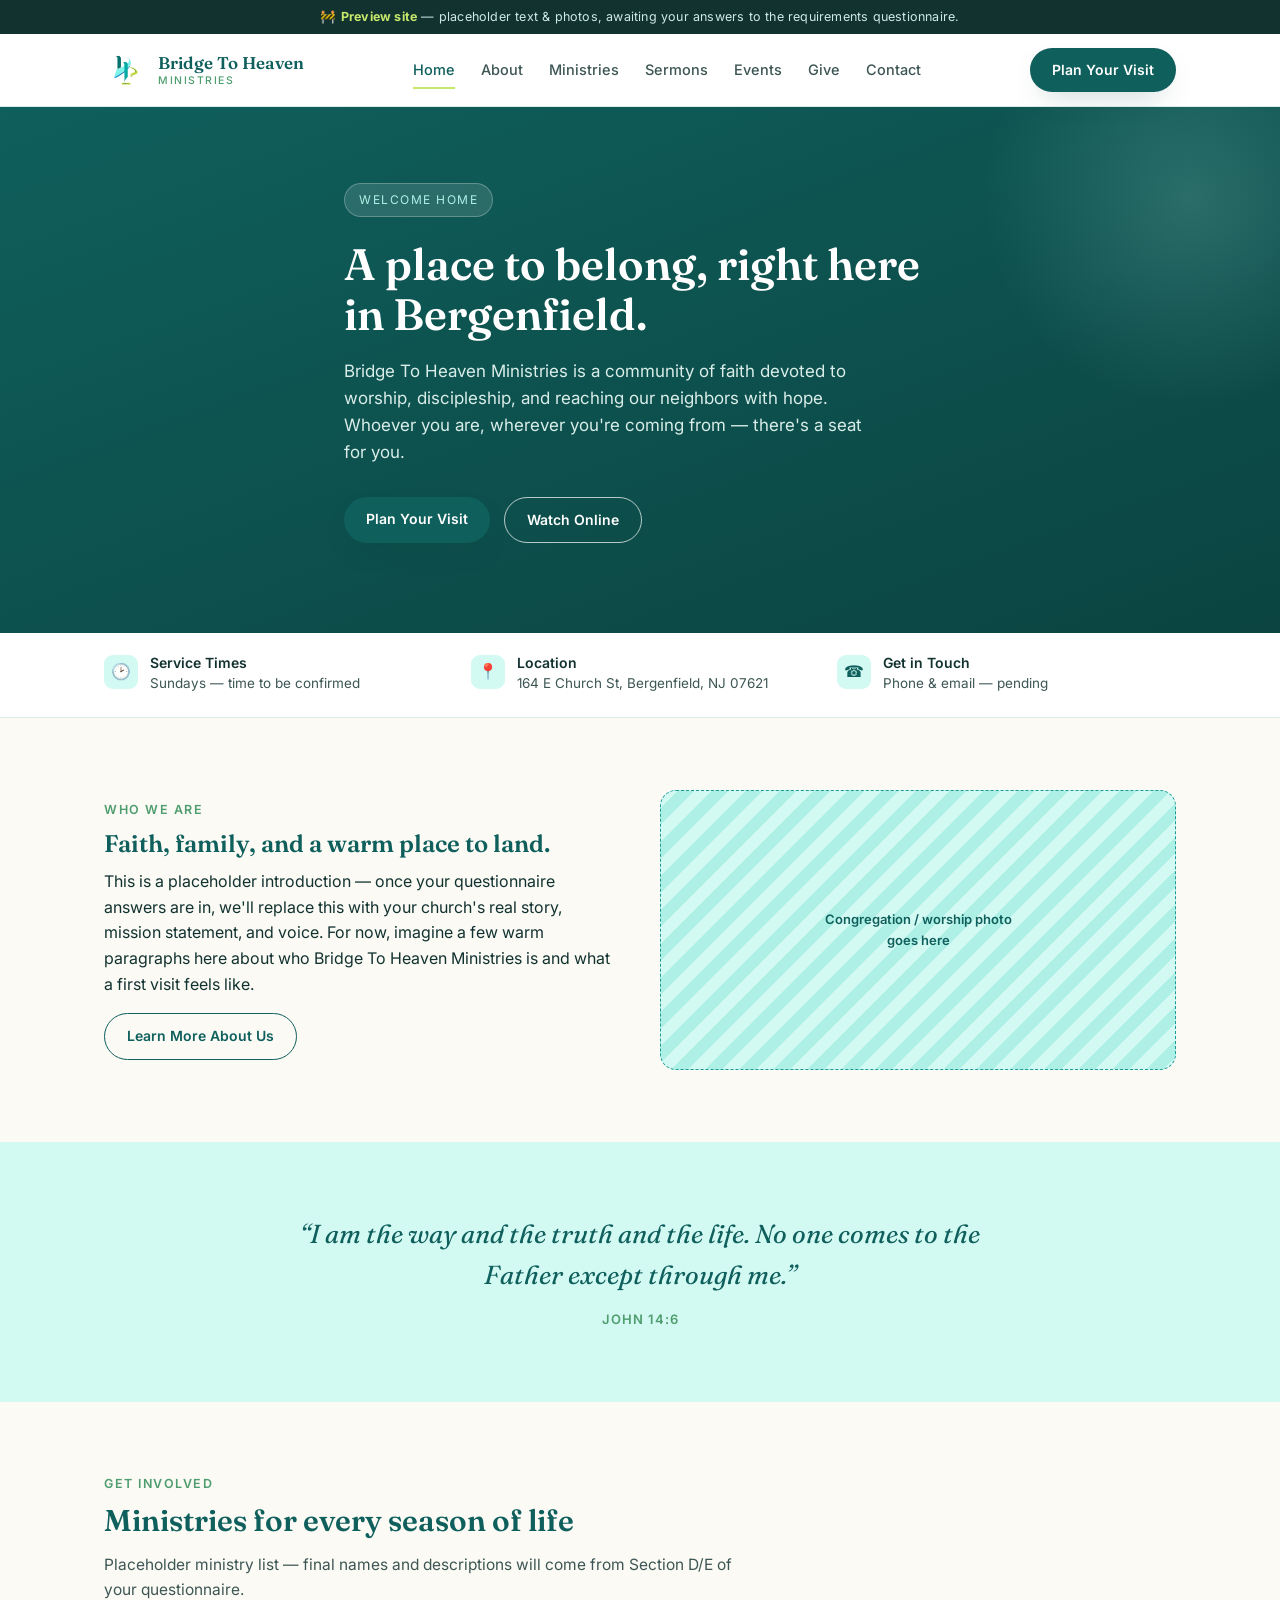
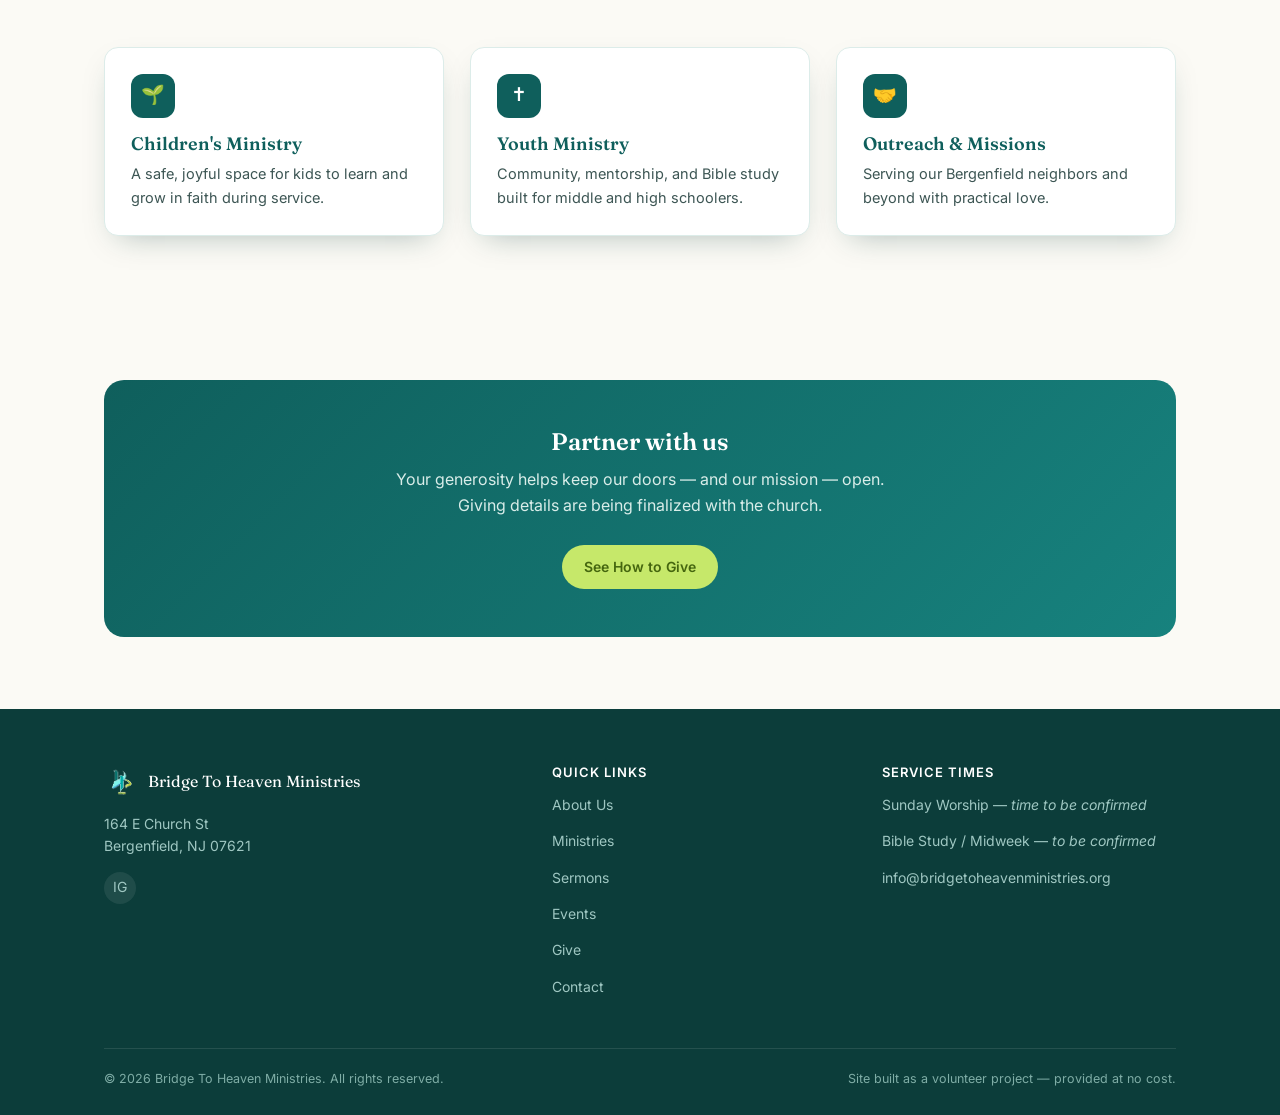
<file: index.html>
<!DOCTYPE html>
<html lang="en">
<head>
<meta charset="UTF-8">
<meta name="viewport" content="width=device-width, initial-scale=1.0">
<title>Home | Bridge To Heaven Ministries</title>
<meta name="description" content="Bridge To Heaven Ministries in Bergenfield, NJ — service times, ministries, and how to visit.">
<link rel="icon" href="assets/logo.png">
<link rel="stylesheet" href="styles.css">
</head>
<body>
<div class="preview-bar">🚧 <strong>Preview site</strong> — placeholder text &amp; photos, awaiting your answers to the requirements questionnaire.</div>
<header class="site-header">
  <div class="header-inner">
    <a class="brand" href="index.html">
      <img src="assets/logo.png" alt="Bridge To Heaven Ministries logo">
      <span class="brand-name">Bridge To Heaven<span>Ministries</span></span>
    </a>
    <nav class="main-nav">
        <a href="index.html" class="active">Home</a>
        <a href="about.html">About</a>
        <a href="ministries.html">Ministries</a>
        <a href="sermons.html">Sermons</a>
        <a href="events.html">Events</a>
        <a href="give.html">Give</a>
        <a href="contact.html">Contact</a>
    </nav>
    <a href="contact.html" class="btn btn-primary desktop-only">Plan Your Visit</a>
    <button class="nav-toggle" aria-label="Open menu" aria-expanded="false" onclick="var m=document.getElementById('mobileNav');var open=m.classList.toggle('open');this.setAttribute('aria-expanded',open);this.innerHTML=open?'&amp;#10005;':'&amp;#9776;';">&#9776;</button>
  </div>
  <div class="mobile-nav" id="mobileNav">
        <a href="index.html" class="active">Home</a>
        <a href="about.html">About</a>
        <a href="ministries.html">Ministries</a>
        <a href="sermons.html">Sermons</a>
        <a href="events.html">Events</a>
        <a href="give.html">Give</a>
        <a href="contact.html">Contact</a>
    <a href="contact.html" class="btn btn-primary" style="text-align:center;margin-top:6px;">Plan Your Visit</a>
  </div>
</header>


<section class="hero">
  <div class="container hero-inner">
    <span class="kicker">Welcome Home</span>
    <h1>A place to belong, right here in Bergenfield.</h1>
    <p class="lead">Bridge To Heaven Ministries is a community of faith devoted to worship, discipleship, and reaching our neighbors with hope. Whoever you are, wherever you're coming from — there's a seat for you.</p>
    <div class="hero-actions">
      <a href="contact.html" class="btn btn-primary">Plan Your Visit</a>
      <a href="sermons.html" class="btn btn-outline">Watch Online</a>
    </div>
  </div>
</section>

<div class="info-strip">
  <div class="container">
    <div class="info-item">
      <div class="info-icon">&#128337;</div>
      <div><h4>Service Times</h4><p>Sundays — time to be confirmed</p></div>
    </div>
    <div class="info-item">
      <div class="info-icon">&#128205;</div>
      <div><h4>Location</h4><p>164 E Church St, Bergenfield, NJ 07621</p></div>
    </div>
    <div class="info-item">
      <div class="info-icon">&#9742;</div>
      <div><h4>Get in Touch</h4><p>Phone &amp; email — pending</p></div>
    </div>
  </div>
</div>

<section>
  <div class="container">
    <div class="grid-2">
      <div>
        <div class="eyebrow">Who We Are</div>
        <h2>Faith, family, and a warm place to land.</h2>
        <p>This is a placeholder introduction — once your questionnaire answers are in, we'll replace this with your church's real story, mission statement, and voice. For now, imagine a few warm paragraphs here about who Bridge To Heaven Ministries is and what a first visit feels like.</p>
        <a href="about.html" class="btn btn-outline-teal">Learn More About Us</a>
      </div>
      <div class="placeholder-photo">Congregation / worship photo<br>goes here</div>
    </div>
  </div>
</section>

<section class="section-alt">
  <div class="container">
    <div class="verse-block">
      <p class="verse">&ldquo;I am the way and the truth and the life. No one comes to the Father except through me.&rdquo;</p>
      <div class="ref">John 14:6</div>
    </div>
  </div>
</section>

<section>
  <div class="container">
    <div class="section-head">
      <div class="eyebrow">Get Involved</div>
      <h2>Ministries for every season of life</h2>
      <p>Placeholder ministry list — final names and descriptions will come from Section D/E of your questionnaire.</p>
    </div>
    <div class="grid-3">
      <div class="card">
        <div class="icon-badge">&#127793;</div>
        <h3>Children's Ministry</h3>
        <p>A safe, joyful space for kids to learn and grow in faith during service.</p>
      </div>
      <div class="card">
        <div class="icon-badge">&#10013;</div>
        <h3>Youth Ministry</h3>
        <p>Community, mentorship, and Bible study built for middle and high schoolers.</p>
      </div>
      <div class="card">
        <div class="icon-badge">&#129309;</div>
        <h3>Outreach &amp; Missions</h3>
        <p>Serving our Bergenfield neighbors and beyond with practical love.</p>
      </div>
    </div>
  </div>
</section>

<section>
  <div class="container">
    <div class="banner">
      <h2>Partner with us</h2>
      <p>Your generosity helps keep our doors — and our mission — open. Giving details are being finalized with the church.</p>
      <a href="give.html" class="btn btn-lime">See How to Give</a>
    </div>
  </div>
</section>

<footer class="site-footer">
  <div class="container">
    <div class="footer-grid">
      <div>
        <div class="footer-brand">
          <img src="assets/logo.png" alt="Bridge To Heaven Ministries logo">
          <span>Bridge To Heaven Ministries</span>
        </div>
        <p>164 E Church St<br>Bergenfield, NJ 07621</p>
        <div class="social-row">
          <a href="https://www.instagram.com/bthministry/" target="_blank" rel="noopener" aria-label="Instagram">IG</a>
        </div>
      </div>
      <div>
        <h4>Quick Links</h4>
        <p><a href="about.html">About Us</a></p>
        <p><a href="ministries.html">Ministries</a></p>
        <p><a href="sermons.html">Sermons</a></p>
        <p><a href="events.html">Events</a></p>
        <p><a href="give.html">Give</a></p>
        <p><a href="contact.html">Contact</a></p>
      </div>
      <div>
        <h4>Service Times</h4>
        <p>Sunday Worship — <em>time to be confirmed</em></p>
        <p>Bible Study / Midweek — <em>to be confirmed</em></p>
        <p><a href="mailto:info@bridgetoheavenministries.org">info@bridgetoheavenministries.org</a></p>
      </div>
    </div>
    <div class="footer-bottom">
      <span>&copy; 2026 Bridge To Heaven Ministries. All rights reserved.</span>
      <span>Site built as a volunteer project — provided at no cost.</span>
    </div>
  </div>
</footer>

</body>
</html>
</file>
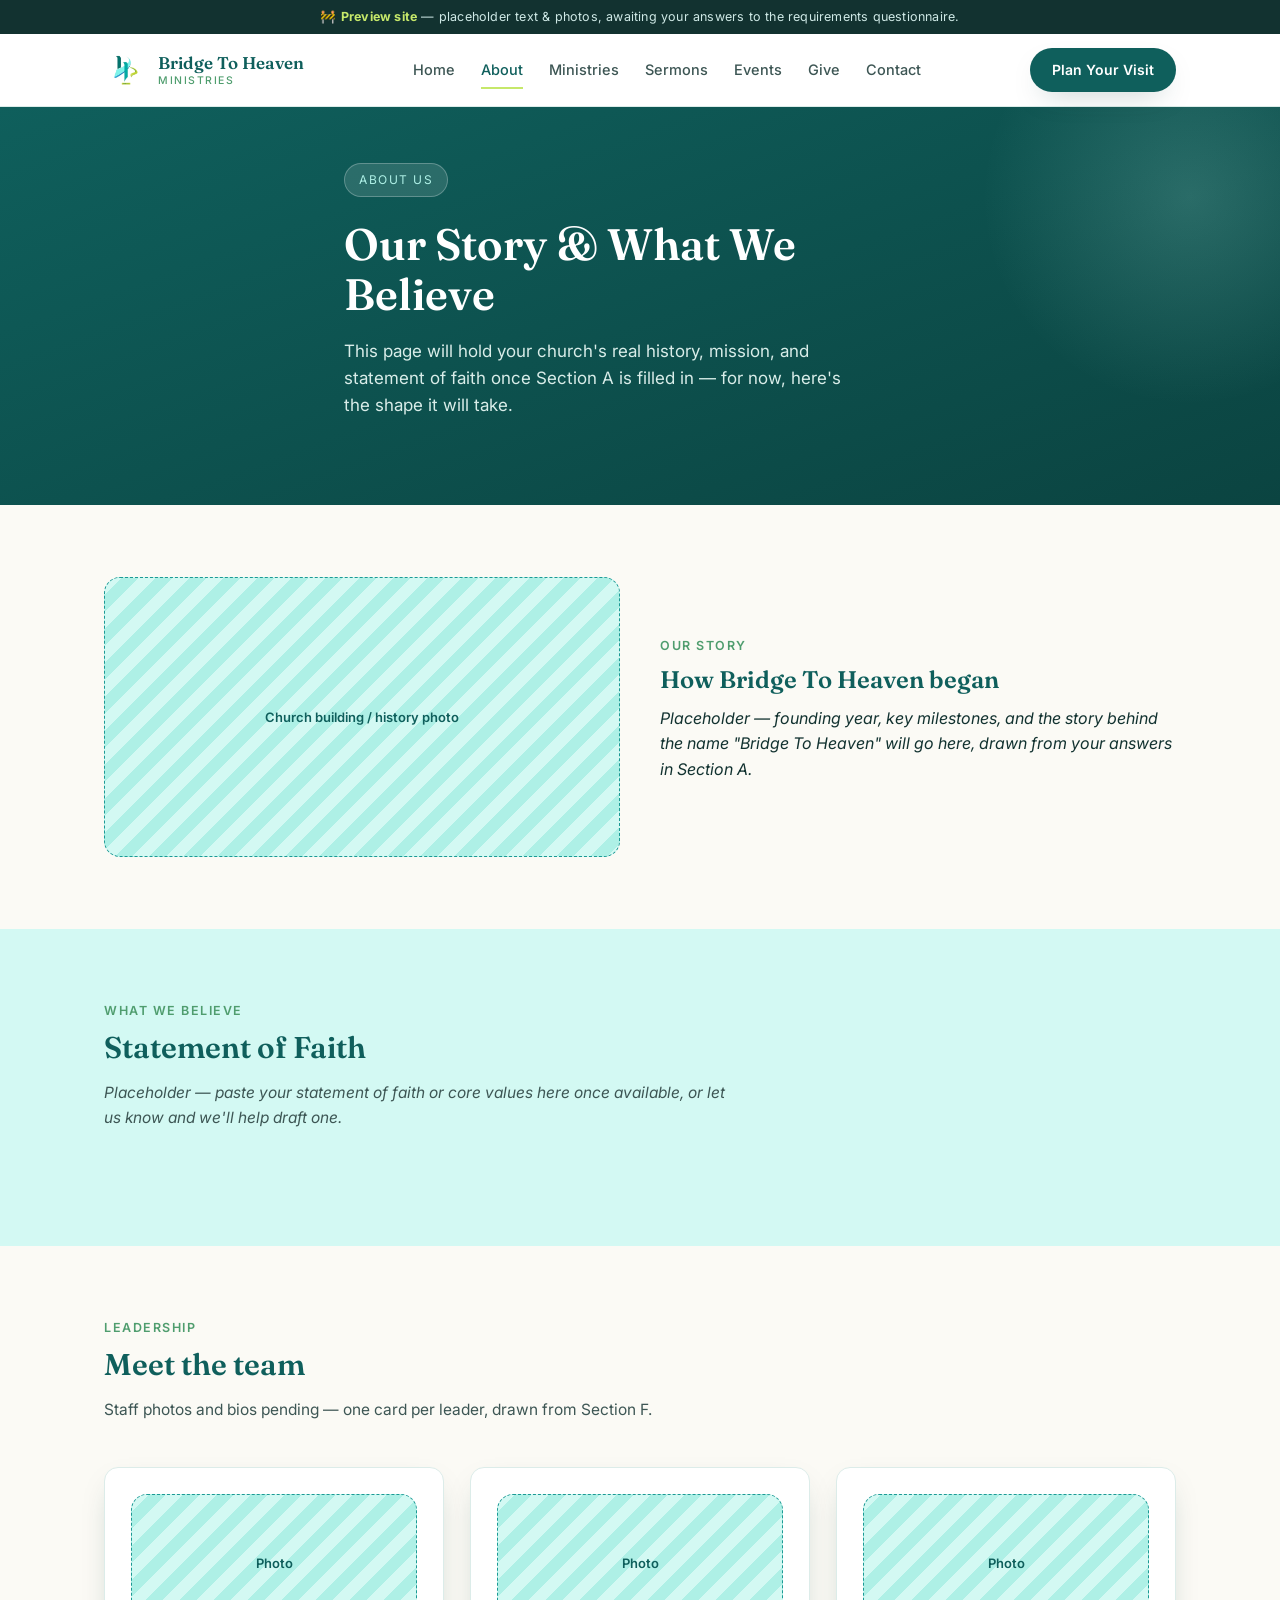
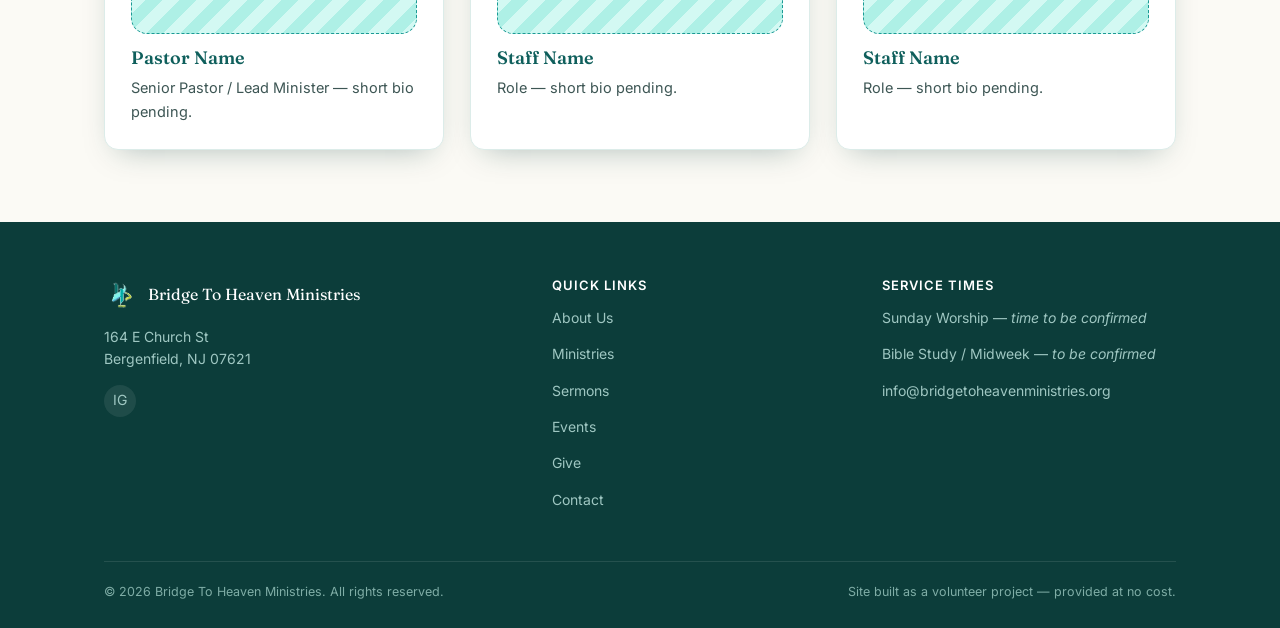
<file: about.html>
<!DOCTYPE html>
<html lang="en">
<head>
<meta charset="UTF-8">
<meta name="viewport" content="width=device-width, initial-scale=1.0">
<title>About | Bridge To Heaven Ministries</title>
<meta name="description" content="The story, beliefs, and leadership of Bridge To Heaven Ministries.">
<link rel="icon" href="assets/logo.png">
<link rel="stylesheet" href="styles.css">
</head>
<body>
<div class="preview-bar">🚧 <strong>Preview site</strong> — placeholder text &amp; photos, awaiting your answers to the requirements questionnaire.</div>
<header class="site-header">
  <div class="header-inner">
    <a class="brand" href="index.html">
      <img src="assets/logo.png" alt="Bridge To Heaven Ministries logo">
      <span class="brand-name">Bridge To Heaven<span>Ministries</span></span>
    </a>
    <nav class="main-nav">
        <a href="index.html">Home</a>
        <a href="about.html" class="active">About</a>
        <a href="ministries.html">Ministries</a>
        <a href="sermons.html">Sermons</a>
        <a href="events.html">Events</a>
        <a href="give.html">Give</a>
        <a href="contact.html">Contact</a>
    </nav>
    <a href="contact.html" class="btn btn-primary desktop-only">Plan Your Visit</a>
    <button class="nav-toggle" aria-label="Open menu" aria-expanded="false" onclick="var m=document.getElementById('mobileNav');var open=m.classList.toggle('open');this.setAttribute('aria-expanded',open);this.innerHTML=open?'&amp;#10005;':'&amp;#9776;';">&#9776;</button>
  </div>
  <div class="mobile-nav" id="mobileNav">
        <a href="index.html">Home</a>
        <a href="about.html" class="active">About</a>
        <a href="ministries.html">Ministries</a>
        <a href="sermons.html">Sermons</a>
        <a href="events.html">Events</a>
        <a href="give.html">Give</a>
        <a href="contact.html">Contact</a>
    <a href="contact.html" class="btn btn-primary" style="text-align:center;margin-top:6px;">Plan Your Visit</a>
  </div>
</header>


<section class="hero" style="padding:56px 0;">
  <div class="container hero-inner">
    <span class="kicker">About Us</span>
    <h1>Our Story &amp; What We Believe</h1>
    <p class="lead">This page will hold your church's real history, mission, and statement of faith once Section A is filled in — for now, here's the shape it will take.</p>
  </div>
</section>

<section>
  <div class="container">
    <div class="grid-2">
      <div class="placeholder-photo">Church building / history photo</div>
      <div>
        <div class="eyebrow">Our Story</div>
        <h2>How Bridge To Heaven began</h2>
        <p><em>Placeholder — founding year, key milestones, and the story behind the name "Bridge To Heaven" will go here, drawn from your answers in Section A.</em></p>
      </div>
    </div>
  </div>
</section>

<section class="section-alt">
  <div class="container">
    <div class="section-head">
      <div class="eyebrow">What We Believe</div>
      <h2>Statement of Faith</h2>
      <p><em>Placeholder — paste your statement of faith or core values here once available, or let us know and we'll help draft one.</em></p>
    </div>
  </div>
</section>

<section>
  <div class="container">
    <div class="section-head">
      <div class="eyebrow">Leadership</div>
      <h2>Meet the team</h2>
      <p>Staff photos and bios pending — one card per leader, drawn from Section F.</p>
    </div>
    <div class="grid-3">
      <div class="card">
        <div class="placeholder-photo" style="min-height:140px;margin-bottom:14px;">Photo</div>
        <h3>Pastor Name</h3>
        <p>Senior Pastor / Lead Minister — short bio pending.</p>
      </div>
      <div class="card">
        <div class="placeholder-photo" style="min-height:140px;margin-bottom:14px;">Photo</div>
        <h3>Staff Name</h3>
        <p>Role — short bio pending.</p>
      </div>
      <div class="card">
        <div class="placeholder-photo" style="min-height:140px;margin-bottom:14px;">Photo</div>
        <h3>Staff Name</h3>
        <p>Role — short bio pending.</p>
      </div>
    </div>
  </div>
</section>

<footer class="site-footer">
  <div class="container">
    <div class="footer-grid">
      <div>
        <div class="footer-brand">
          <img src="assets/logo.png" alt="Bridge To Heaven Ministries logo">
          <span>Bridge To Heaven Ministries</span>
        </div>
        <p>164 E Church St<br>Bergenfield, NJ 07621</p>
        <div class="social-row">
          <a href="https://www.instagram.com/bthministry/" target="_blank" rel="noopener" aria-label="Instagram">IG</a>
        </div>
      </div>
      <div>
        <h4>Quick Links</h4>
        <p><a href="about.html">About Us</a></p>
        <p><a href="ministries.html">Ministries</a></p>
        <p><a href="sermons.html">Sermons</a></p>
        <p><a href="events.html">Events</a></p>
        <p><a href="give.html">Give</a></p>
        <p><a href="contact.html">Contact</a></p>
      </div>
      <div>
        <h4>Service Times</h4>
        <p>Sunday Worship — <em>time to be confirmed</em></p>
        <p>Bible Study / Midweek — <em>to be confirmed</em></p>
        <p><a href="mailto:info@bridgetoheavenministries.org">info@bridgetoheavenministries.org</a></p>
      </div>
    </div>
    <div class="footer-bottom">
      <span>&copy; 2026 Bridge To Heaven Ministries. All rights reserved.</span>
      <span>Site built as a volunteer project — provided at no cost.</span>
    </div>
  </div>
</footer>

</body>
</html>
</file>
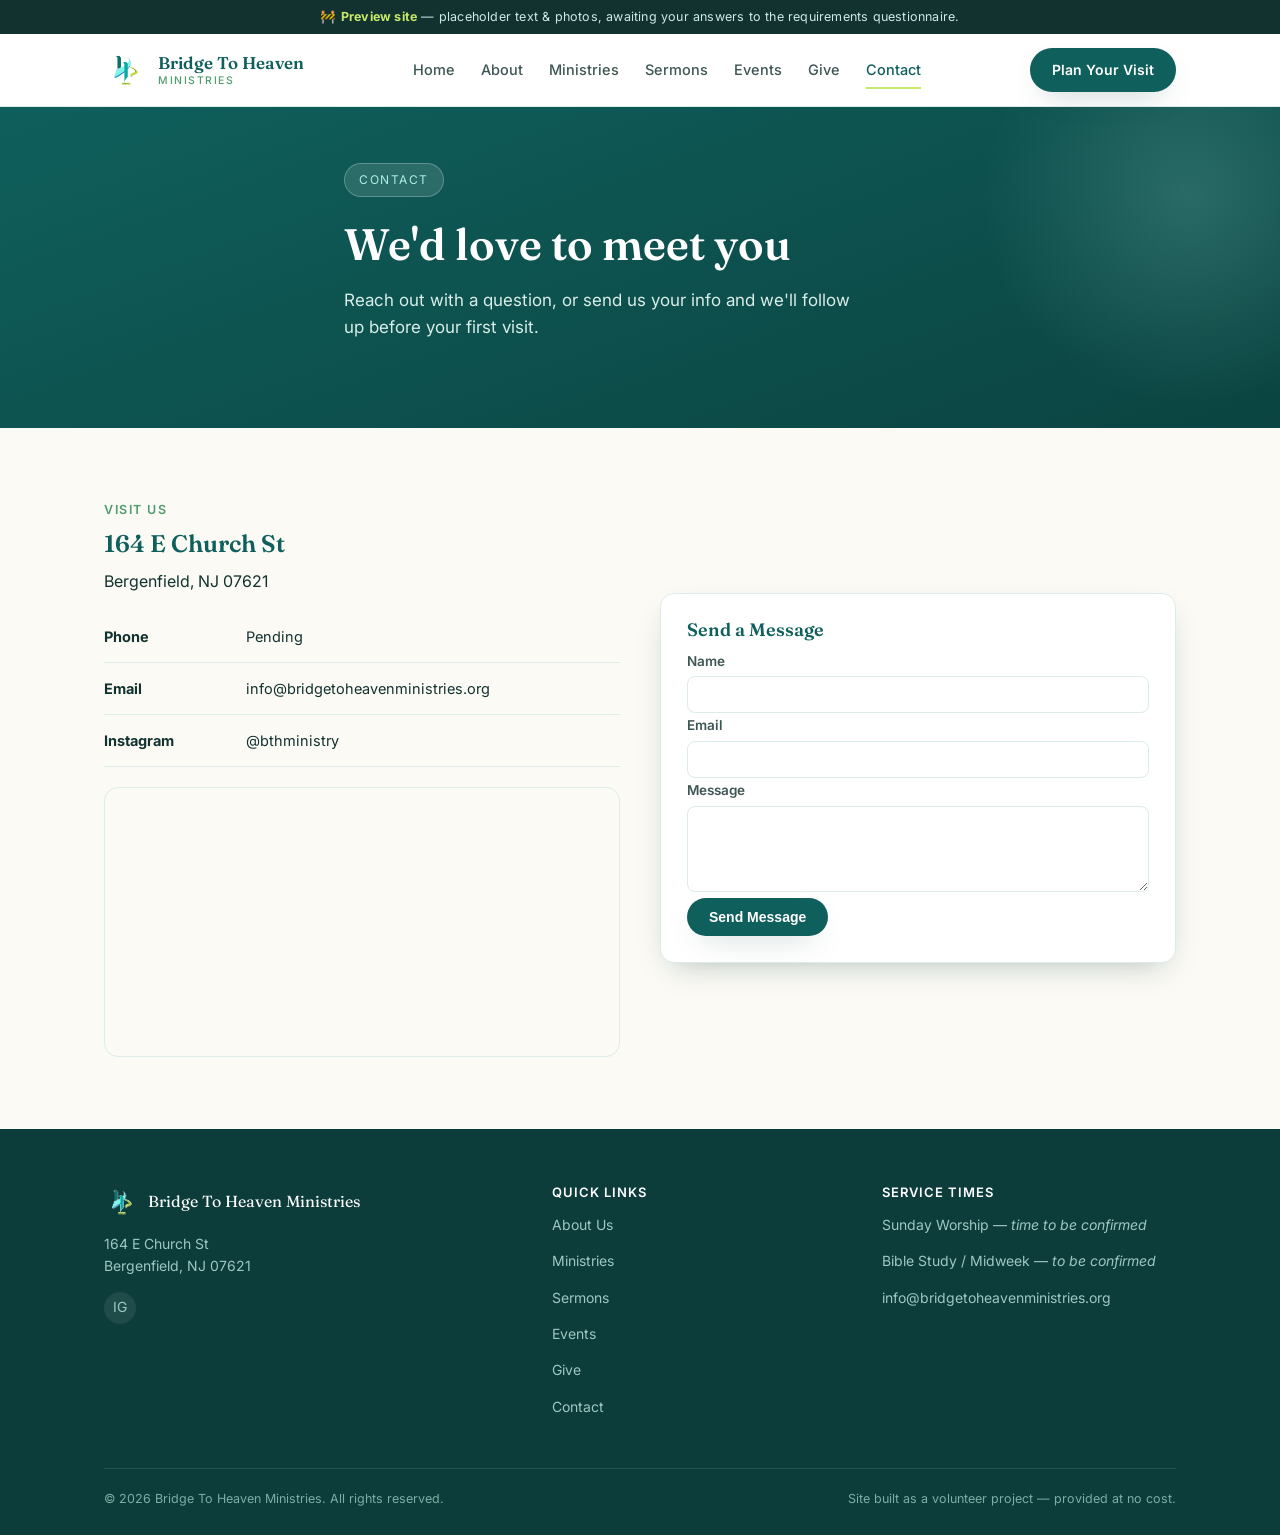
<file: contact.html>
<!DOCTYPE html>
<html lang="en">
<head>
<meta charset="UTF-8">
<meta name="viewport" content="width=device-width, initial-scale=1.0">
<title>Contact | Bridge To Heaven Ministries</title>
<meta name="description" content="Contact and visit Bridge To Heaven Ministries in Bergenfield, NJ.">
<link rel="icon" href="assets/logo.png">
<link rel="stylesheet" href="styles.css">
</head>
<body>
<div class="preview-bar">🚧 <strong>Preview site</strong> — placeholder text &amp; photos, awaiting your answers to the requirements questionnaire.</div>
<header class="site-header">
  <div class="header-inner">
    <a class="brand" href="index.html">
      <img src="assets/logo.png" alt="Bridge To Heaven Ministries logo">
      <span class="brand-name">Bridge To Heaven<span>Ministries</span></span>
    </a>
    <nav class="main-nav">
        <a href="index.html">Home</a>
        <a href="about.html">About</a>
        <a href="ministries.html">Ministries</a>
        <a href="sermons.html">Sermons</a>
        <a href="events.html">Events</a>
        <a href="give.html">Give</a>
        <a href="contact.html" class="active">Contact</a>
    </nav>
    <a href="contact.html" class="btn btn-primary desktop-only">Plan Your Visit</a>
    <button class="nav-toggle" aria-label="Open menu" aria-expanded="false" onclick="var m=document.getElementById('mobileNav');var open=m.classList.toggle('open');this.setAttribute('aria-expanded',open);this.innerHTML=open?'&amp;#10005;':'&amp;#9776;';">&#9776;</button>
  </div>
  <div class="mobile-nav" id="mobileNav">
        <a href="index.html">Home</a>
        <a href="about.html">About</a>
        <a href="ministries.html">Ministries</a>
        <a href="sermons.html">Sermons</a>
        <a href="events.html">Events</a>
        <a href="give.html">Give</a>
        <a href="contact.html" class="active">Contact</a>
    <a href="contact.html" class="btn btn-primary" style="text-align:center;margin-top:6px;">Plan Your Visit</a>
  </div>
</header>


<section class="hero" style="padding:56px 0;">
  <div class="container hero-inner">
    <span class="kicker">Contact</span>
    <h1>We'd love to meet you</h1>
    <p class="lead">Reach out with a question, or send us your info and we'll follow up before your first visit.</p>
  </div>
</section>

<section>
  <div class="container">
    <div class="grid-2">
      <div>
        <div class="eyebrow">Visit Us</div>
        <h2>164 E Church St</h2>
        <p>Bergenfield, NJ 07621</p>
        <ul class="detail-list">
          <li><b>Phone</b> Pending</li>
          <li><b>Email</b> info@bridgetoheavenministries.org</li>
          <li><b>Instagram</b> <a href="https://www.instagram.com/bthministry/" target="_blank" rel="noopener">@bthministry</a></li>
        </ul>
        <div style="border-radius:14px;overflow:hidden;border:1px solid var(--line);margin-top:20px;">
          <iframe
            src="https://www.google.com/maps?q=164+E+Church+St,+Bergenfield,+NJ+07621&output=embed"
            width="100%" height="260" style="border:0;" loading="lazy"
            referrerpolicy="no-referrer-when-downgrade" title="Map to Bridge To Heaven Ministries"></iframe>
        </div>
      </div>

      <div class="card">
        <h3>Send a Message</h3>
        <form name="contact" method="POST" data-netlify="true" netlify-honeypot="bot-field">
          <input type="hidden" name="form-name" value="contact">
          <p style="display:none;"><label>Don't fill this out: <input name="bot-field"></label></p>
          <p><label style="font-size:13.5px;font-weight:600;">Name<br>
            <input type="text" name="name" required style="width:100%;padding:10px;border:1px solid var(--line);border-radius:8px;margin-top:4px;">
          </label></p>
          <p><label style="font-size:13.5px;font-weight:600;">Email<br>
            <input type="email" name="email" required style="width:100%;padding:10px;border:1px solid var(--line);border-radius:8px;margin-top:4px;">
          </label></p>
          <p><label style="font-size:13.5px;font-weight:600;">Message<br>
            <textarea name="message" rows="4" required style="width:100%;padding:10px;border:1px solid var(--line);border-radius:8px;margin-top:4px;font-family:inherit;"></textarea>
          </label></p>
          <button type="submit" class="btn btn-primary" style="border:none;cursor:pointer;">Send Message</button>
        </form>
      </div>
    </div>
  </div>
</section>

<footer class="site-footer">
  <div class="container">
    <div class="footer-grid">
      <div>
        <div class="footer-brand">
          <img src="assets/logo.png" alt="Bridge To Heaven Ministries logo">
          <span>Bridge To Heaven Ministries</span>
        </div>
        <p>164 E Church St<br>Bergenfield, NJ 07621</p>
        <div class="social-row">
          <a href="https://www.instagram.com/bthministry/" target="_blank" rel="noopener" aria-label="Instagram">IG</a>
        </div>
      </div>
      <div>
        <h4>Quick Links</h4>
        <p><a href="about.html">About Us</a></p>
        <p><a href="ministries.html">Ministries</a></p>
        <p><a href="sermons.html">Sermons</a></p>
        <p><a href="events.html">Events</a></p>
        <p><a href="give.html">Give</a></p>
        <p><a href="contact.html">Contact</a></p>
      </div>
      <div>
        <h4>Service Times</h4>
        <p>Sunday Worship — <em>time to be confirmed</em></p>
        <p>Bible Study / Midweek — <em>to be confirmed</em></p>
        <p><a href="mailto:info@bridgetoheavenministries.org">info@bridgetoheavenministries.org</a></p>
      </div>
    </div>
    <div class="footer-bottom">
      <span>&copy; 2026 Bridge To Heaven Ministries. All rights reserved.</span>
      <span>Site built as a volunteer project — provided at no cost.</span>
    </div>
  </div>
</footer>

</body>
</html>
</file>
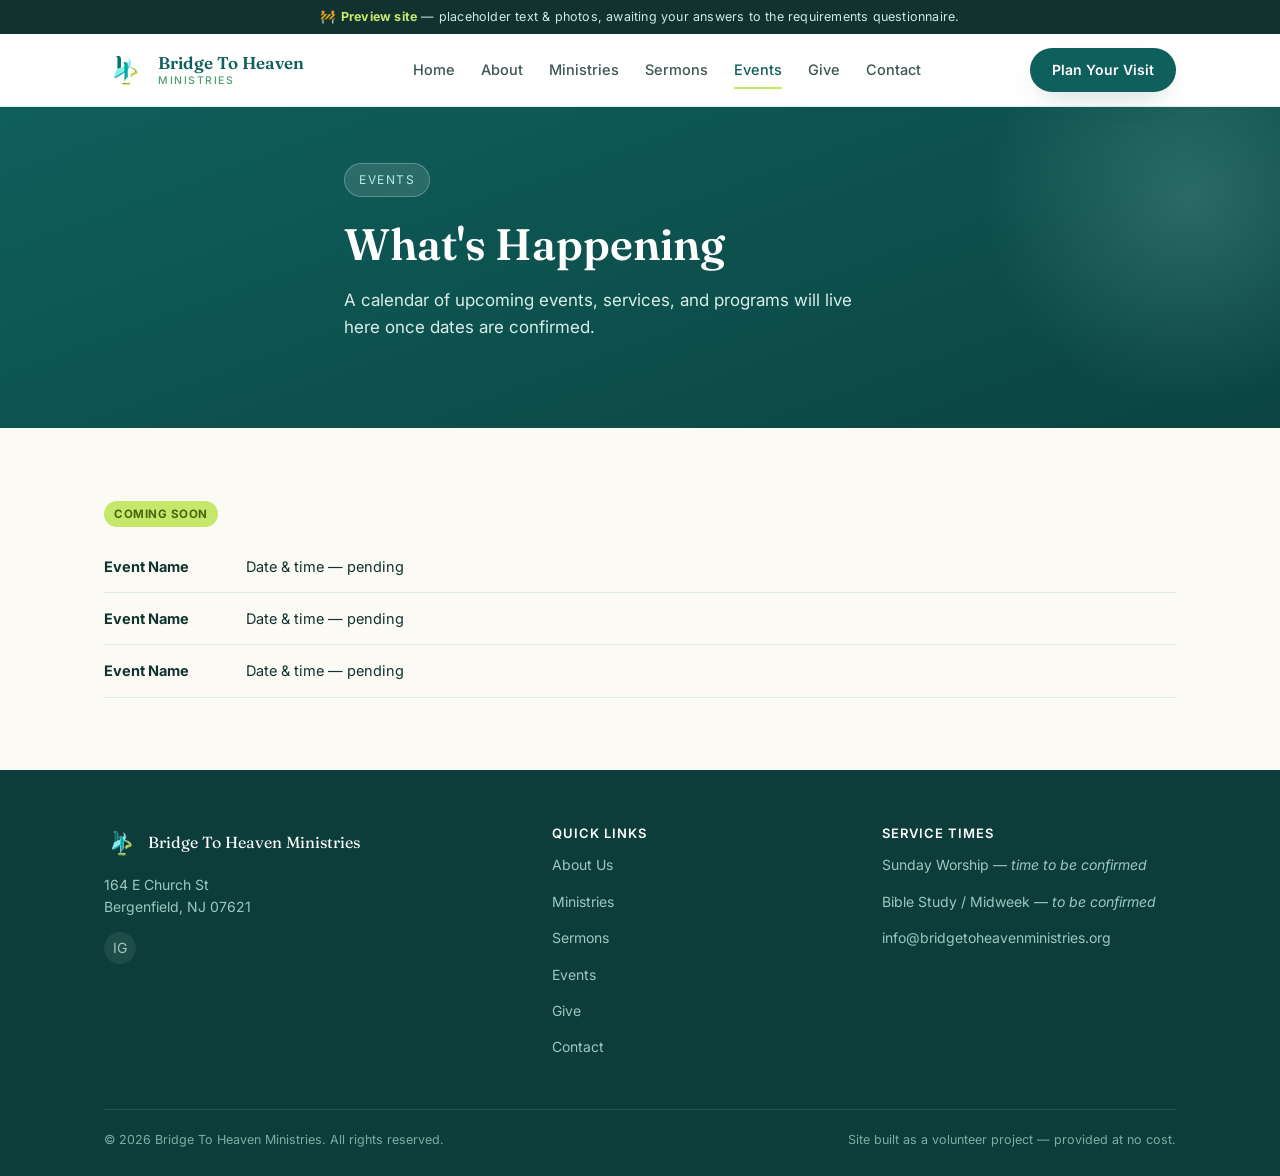
<file: events.html>
<!DOCTYPE html>
<html lang="en">
<head>
<meta charset="UTF-8">
<meta name="viewport" content="width=device-width, initial-scale=1.0">
<title>Events | Bridge To Heaven Ministries</title>
<meta name="description" content="Upcoming events at Bridge To Heaven Ministries.">
<link rel="icon" href="assets/logo.png">
<link rel="stylesheet" href="styles.css">
</head>
<body>
<div class="preview-bar">🚧 <strong>Preview site</strong> — placeholder text &amp; photos, awaiting your answers to the requirements questionnaire.</div>
<header class="site-header">
  <div class="header-inner">
    <a class="brand" href="index.html">
      <img src="assets/logo.png" alt="Bridge To Heaven Ministries logo">
      <span class="brand-name">Bridge To Heaven<span>Ministries</span></span>
    </a>
    <nav class="main-nav">
        <a href="index.html">Home</a>
        <a href="about.html">About</a>
        <a href="ministries.html">Ministries</a>
        <a href="sermons.html">Sermons</a>
        <a href="events.html" class="active">Events</a>
        <a href="give.html">Give</a>
        <a href="contact.html">Contact</a>
    </nav>
    <a href="contact.html" class="btn btn-primary desktop-only">Plan Your Visit</a>
    <button class="nav-toggle" aria-label="Open menu" aria-expanded="false" onclick="var m=document.getElementById('mobileNav');var open=m.classList.toggle('open');this.setAttribute('aria-expanded',open);this.innerHTML=open?'&amp;#10005;':'&amp;#9776;';">&#9776;</button>
  </div>
  <div class="mobile-nav" id="mobileNav">
        <a href="index.html">Home</a>
        <a href="about.html">About</a>
        <a href="ministries.html">Ministries</a>
        <a href="sermons.html">Sermons</a>
        <a href="events.html" class="active">Events</a>
        <a href="give.html">Give</a>
        <a href="contact.html">Contact</a>
    <a href="contact.html" class="btn btn-primary" style="text-align:center;margin-top:6px;">Plan Your Visit</a>
  </div>
</header>


<section class="hero" style="padding:56px 0;">
  <div class="container hero-inner">
    <span class="kicker">Events</span>
    <h1>What's Happening</h1>
    <p class="lead">A calendar of upcoming events, services, and programs will live here once dates are confirmed.</p>
  </div>
</section>
<section>
  <div class="container">
    <span class="badge-soon">Coming Soon</span>
    <ul class="detail-list">
      <li><b>Event Name</b> Date &amp; time — pending</li>
      <li><b>Event Name</b> Date &amp; time — pending</li>
      <li><b>Event Name</b> Date &amp; time — pending</li>
    </ul>
  </div>
</section>

<footer class="site-footer">
  <div class="container">
    <div class="footer-grid">
      <div>
        <div class="footer-brand">
          <img src="assets/logo.png" alt="Bridge To Heaven Ministries logo">
          <span>Bridge To Heaven Ministries</span>
        </div>
        <p>164 E Church St<br>Bergenfield, NJ 07621</p>
        <div class="social-row">
          <a href="https://www.instagram.com/bthministry/" target="_blank" rel="noopener" aria-label="Instagram">IG</a>
        </div>
      </div>
      <div>
        <h4>Quick Links</h4>
        <p><a href="about.html">About Us</a></p>
        <p><a href="ministries.html">Ministries</a></p>
        <p><a href="sermons.html">Sermons</a></p>
        <p><a href="events.html">Events</a></p>
        <p><a href="give.html">Give</a></p>
        <p><a href="contact.html">Contact</a></p>
      </div>
      <div>
        <h4>Service Times</h4>
        <p>Sunday Worship — <em>time to be confirmed</em></p>
        <p>Bible Study / Midweek — <em>to be confirmed</em></p>
        <p><a href="mailto:info@bridgetoheavenministries.org">info@bridgetoheavenministries.org</a></p>
      </div>
    </div>
    <div class="footer-bottom">
      <span>&copy; 2026 Bridge To Heaven Ministries. All rights reserved.</span>
      <span>Site built as a volunteer project — provided at no cost.</span>
    </div>
  </div>
</footer>

</body>
</html>
</file>
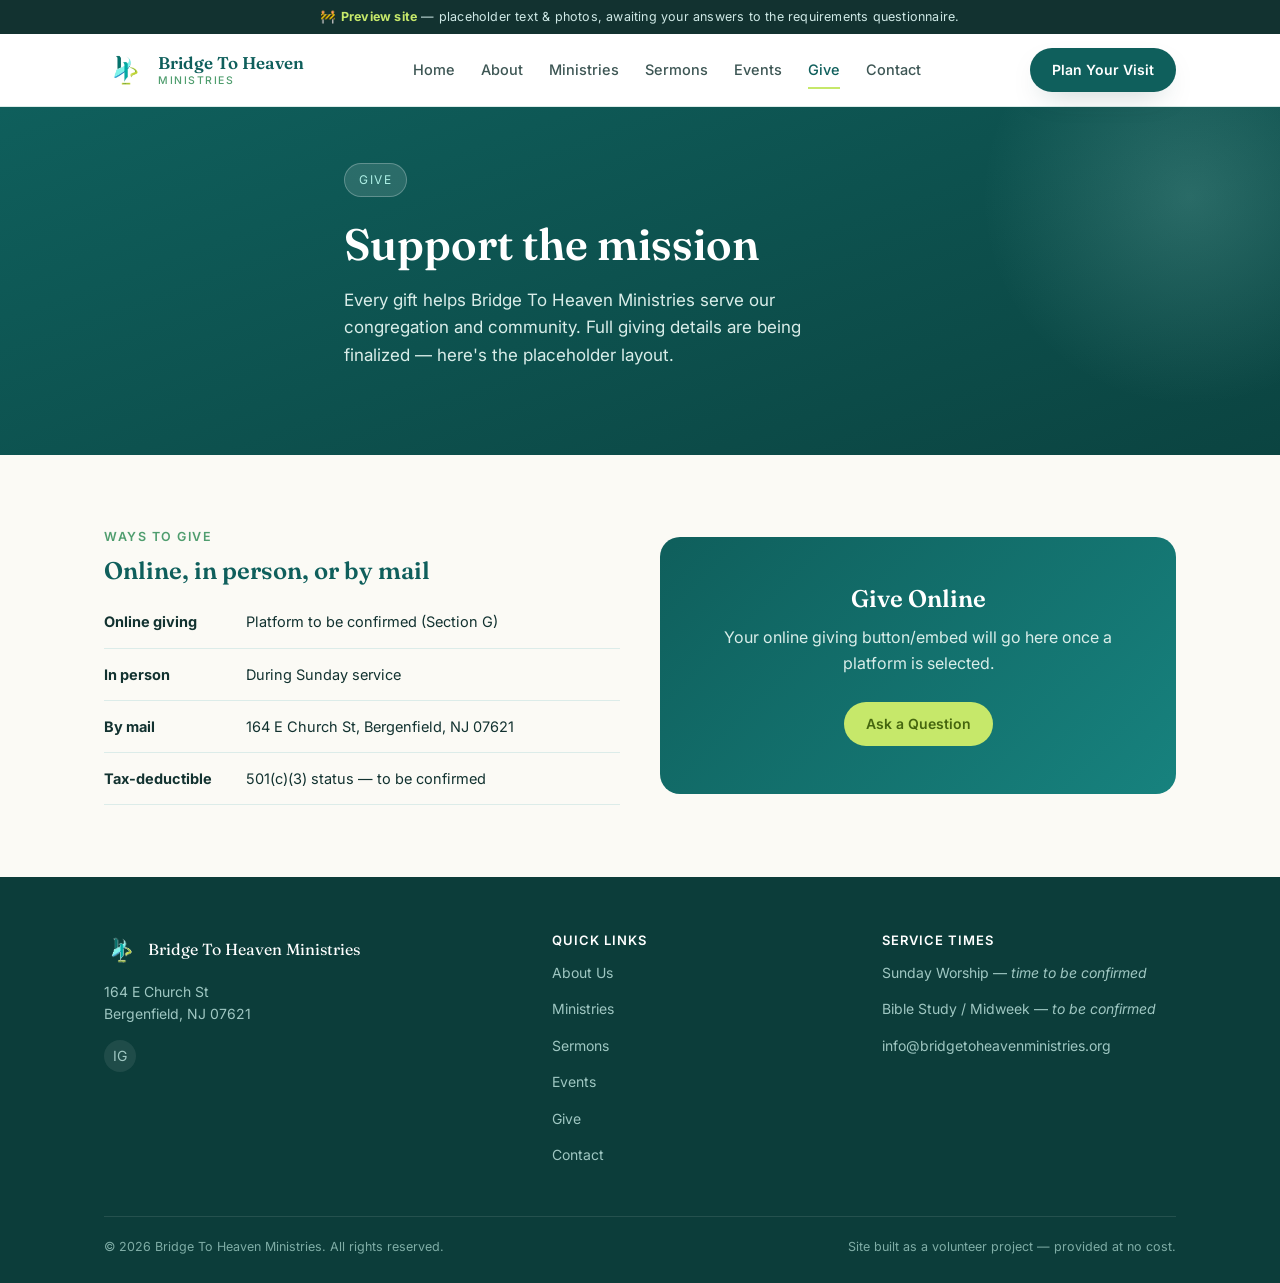
<file: give.html>
<!DOCTYPE html>
<html lang="en">
<head>
<meta charset="UTF-8">
<meta name="viewport" content="width=device-width, initial-scale=1.0">
<title>Give | Bridge To Heaven Ministries</title>
<meta name="description" content="Ways to give to Bridge To Heaven Ministries.">
<link rel="icon" href="assets/logo.png">
<link rel="stylesheet" href="styles.css">
</head>
<body>
<div class="preview-bar">🚧 <strong>Preview site</strong> — placeholder text &amp; photos, awaiting your answers to the requirements questionnaire.</div>
<header class="site-header">
  <div class="header-inner">
    <a class="brand" href="index.html">
      <img src="assets/logo.png" alt="Bridge To Heaven Ministries logo">
      <span class="brand-name">Bridge To Heaven<span>Ministries</span></span>
    </a>
    <nav class="main-nav">
        <a href="index.html">Home</a>
        <a href="about.html">About</a>
        <a href="ministries.html">Ministries</a>
        <a href="sermons.html">Sermons</a>
        <a href="events.html">Events</a>
        <a href="give.html" class="active">Give</a>
        <a href="contact.html">Contact</a>
    </nav>
    <a href="contact.html" class="btn btn-primary desktop-only">Plan Your Visit</a>
    <button class="nav-toggle" aria-label="Open menu" aria-expanded="false" onclick="var m=document.getElementById('mobileNav');var open=m.classList.toggle('open');this.setAttribute('aria-expanded',open);this.innerHTML=open?'&amp;#10005;':'&amp;#9776;';">&#9776;</button>
  </div>
  <div class="mobile-nav" id="mobileNav">
        <a href="index.html">Home</a>
        <a href="about.html">About</a>
        <a href="ministries.html">Ministries</a>
        <a href="sermons.html">Sermons</a>
        <a href="events.html">Events</a>
        <a href="give.html" class="active">Give</a>
        <a href="contact.html">Contact</a>
    <a href="contact.html" class="btn btn-primary" style="text-align:center;margin-top:6px;">Plan Your Visit</a>
  </div>
</header>


<section class="hero" style="padding:56px 0;">
  <div class="container hero-inner">
    <span class="kicker">Give</span>
    <h1>Support the mission</h1>
    <p class="lead">Every gift helps Bridge To Heaven Ministries serve our congregation and community. Full giving details are being finalized — here's the placeholder layout.</p>
  </div>
</section>

<section>
  <div class="container">
    <div class="grid-2">
      <div>
        <div class="eyebrow">Ways to Give</div>
        <h2>Online, in person, or by mail</h2>
        <ul class="detail-list">
          <li><b>Online giving</b> Platform to be confirmed (Section G)</li>
          <li><b>In person</b> During Sunday service</li>
          <li><b>By mail</b> 164 E Church St, Bergenfield, NJ 07621</li>
          <li><b>Tax-deductible</b> 501(c)(3) status — to be confirmed</li>
        </ul>
      </div>
      <div class="banner">
        <h2>Give Online</h2>
        <p>Your online giving button/embed will go here once a platform is selected.</p>
        <a href="contact.html" class="btn btn-lime">Ask a Question</a>
      </div>
    </div>
  </div>
</section>

<footer class="site-footer">
  <div class="container">
    <div class="footer-grid">
      <div>
        <div class="footer-brand">
          <img src="assets/logo.png" alt="Bridge To Heaven Ministries logo">
          <span>Bridge To Heaven Ministries</span>
        </div>
        <p>164 E Church St<br>Bergenfield, NJ 07621</p>
        <div class="social-row">
          <a href="https://www.instagram.com/bthministry/" target="_blank" rel="noopener" aria-label="Instagram">IG</a>
        </div>
      </div>
      <div>
        <h4>Quick Links</h4>
        <p><a href="about.html">About Us</a></p>
        <p><a href="ministries.html">Ministries</a></p>
        <p><a href="sermons.html">Sermons</a></p>
        <p><a href="events.html">Events</a></p>
        <p><a href="give.html">Give</a></p>
        <p><a href="contact.html">Contact</a></p>
      </div>
      <div>
        <h4>Service Times</h4>
        <p>Sunday Worship — <em>time to be confirmed</em></p>
        <p>Bible Study / Midweek — <em>to be confirmed</em></p>
        <p><a href="mailto:info@bridgetoheavenministries.org">info@bridgetoheavenministries.org</a></p>
      </div>
    </div>
    <div class="footer-bottom">
      <span>&copy; 2026 Bridge To Heaven Ministries. All rights reserved.</span>
      <span>Site built as a volunteer project — provided at no cost.</span>
    </div>
  </div>
</footer>

</body>
</html>
</file>
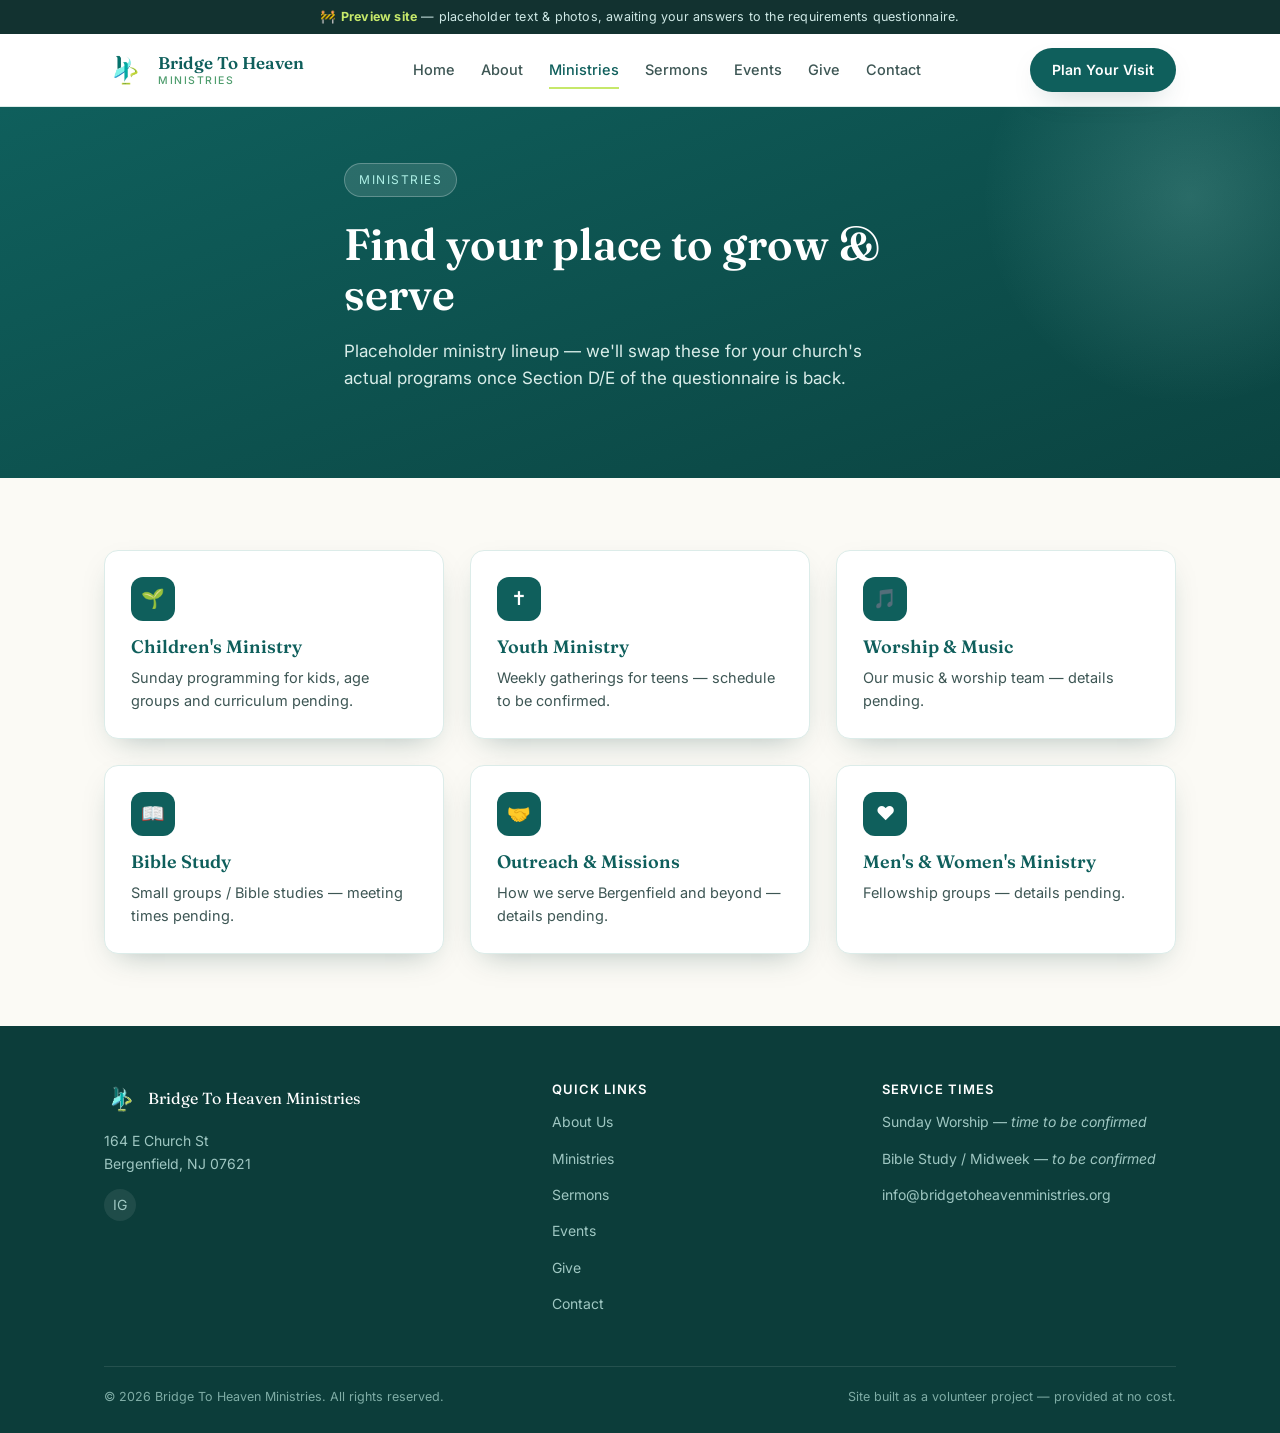
<file: ministries.html>
<!DOCTYPE html>
<html lang="en">
<head>
<meta charset="UTF-8">
<meta name="viewport" content="width=device-width, initial-scale=1.0">
<title>Ministries | Bridge To Heaven Ministries</title>
<meta name="description" content="Ministries and programs at Bridge To Heaven Ministries.">
<link rel="icon" href="assets/logo.png">
<link rel="stylesheet" href="styles.css">
</head>
<body>
<div class="preview-bar">🚧 <strong>Preview site</strong> — placeholder text &amp; photos, awaiting your answers to the requirements questionnaire.</div>
<header class="site-header">
  <div class="header-inner">
    <a class="brand" href="index.html">
      <img src="assets/logo.png" alt="Bridge To Heaven Ministries logo">
      <span class="brand-name">Bridge To Heaven<span>Ministries</span></span>
    </a>
    <nav class="main-nav">
        <a href="index.html">Home</a>
        <a href="about.html">About</a>
        <a href="ministries.html" class="active">Ministries</a>
        <a href="sermons.html">Sermons</a>
        <a href="events.html">Events</a>
        <a href="give.html">Give</a>
        <a href="contact.html">Contact</a>
    </nav>
    <a href="contact.html" class="btn btn-primary desktop-only">Plan Your Visit</a>
    <button class="nav-toggle" aria-label="Open menu" aria-expanded="false" onclick="var m=document.getElementById('mobileNav');var open=m.classList.toggle('open');this.setAttribute('aria-expanded',open);this.innerHTML=open?'&amp;#10005;':'&amp;#9776;';">&#9776;</button>
  </div>
  <div class="mobile-nav" id="mobileNav">
        <a href="index.html">Home</a>
        <a href="about.html">About</a>
        <a href="ministries.html" class="active">Ministries</a>
        <a href="sermons.html">Sermons</a>
        <a href="events.html">Events</a>
        <a href="give.html">Give</a>
        <a href="contact.html">Contact</a>
    <a href="contact.html" class="btn btn-primary" style="text-align:center;margin-top:6px;">Plan Your Visit</a>
  </div>
</header>


<section class="hero" style="padding:56px 0;">
  <div class="container hero-inner">
    <span class="kicker">Ministries</span>
    <h1>Find your place to grow &amp; serve</h1>
    <p class="lead">Placeholder ministry lineup — we'll swap these for your church's actual programs once Section D/E of the questionnaire is back.</p>
  </div>
</section>

<section>
  <div class="container">
    <div class="grid-3">
      <div class="card">
        <div class="icon-badge">&#127793;</div>
        <h3>Children's Ministry</h3>
        <p>Sunday programming for kids, age groups and curriculum pending.</p>
      </div>
      <div class="card">
        <div class="icon-badge">&#10013;</div>
        <h3>Youth Ministry</h3>
        <p>Weekly gatherings for teens — schedule to be confirmed.</p>
      </div>
      <div class="card">
        <div class="icon-badge">&#127925;</div>
        <h3>Worship &amp; Music</h3>
        <p>Our music &amp; worship team — details pending.</p>
      </div>
      <div class="card">
        <div class="icon-badge">&#128214;</div>
        <h3>Bible Study</h3>
        <p>Small groups / Bible studies — meeting times pending.</p>
      </div>
      <div class="card">
        <div class="icon-badge">&#129309;</div>
        <h3>Outreach &amp; Missions</h3>
        <p>How we serve Bergenfield and beyond — details pending.</p>
      </div>
      <div class="card">
        <div class="icon-badge">&#10084;</div>
        <h3>Men's &amp; Women's Ministry</h3>
        <p>Fellowship groups — details pending.</p>
      </div>
    </div>
  </div>
</section>

<footer class="site-footer">
  <div class="container">
    <div class="footer-grid">
      <div>
        <div class="footer-brand">
          <img src="assets/logo.png" alt="Bridge To Heaven Ministries logo">
          <span>Bridge To Heaven Ministries</span>
        </div>
        <p>164 E Church St<br>Bergenfield, NJ 07621</p>
        <div class="social-row">
          <a href="https://www.instagram.com/bthministry/" target="_blank" rel="noopener" aria-label="Instagram">IG</a>
        </div>
      </div>
      <div>
        <h4>Quick Links</h4>
        <p><a href="about.html">About Us</a></p>
        <p><a href="ministries.html">Ministries</a></p>
        <p><a href="sermons.html">Sermons</a></p>
        <p><a href="events.html">Events</a></p>
        <p><a href="give.html">Give</a></p>
        <p><a href="contact.html">Contact</a></p>
      </div>
      <div>
        <h4>Service Times</h4>
        <p>Sunday Worship — <em>time to be confirmed</em></p>
        <p>Bible Study / Midweek — <em>to be confirmed</em></p>
        <p><a href="mailto:info@bridgetoheavenministries.org">info@bridgetoheavenministries.org</a></p>
      </div>
    </div>
    <div class="footer-bottom">
      <span>&copy; 2026 Bridge To Heaven Ministries. All rights reserved.</span>
      <span>Site built as a volunteer project — provided at no cost.</span>
    </div>
  </div>
</footer>

</body>
</html>
</file>
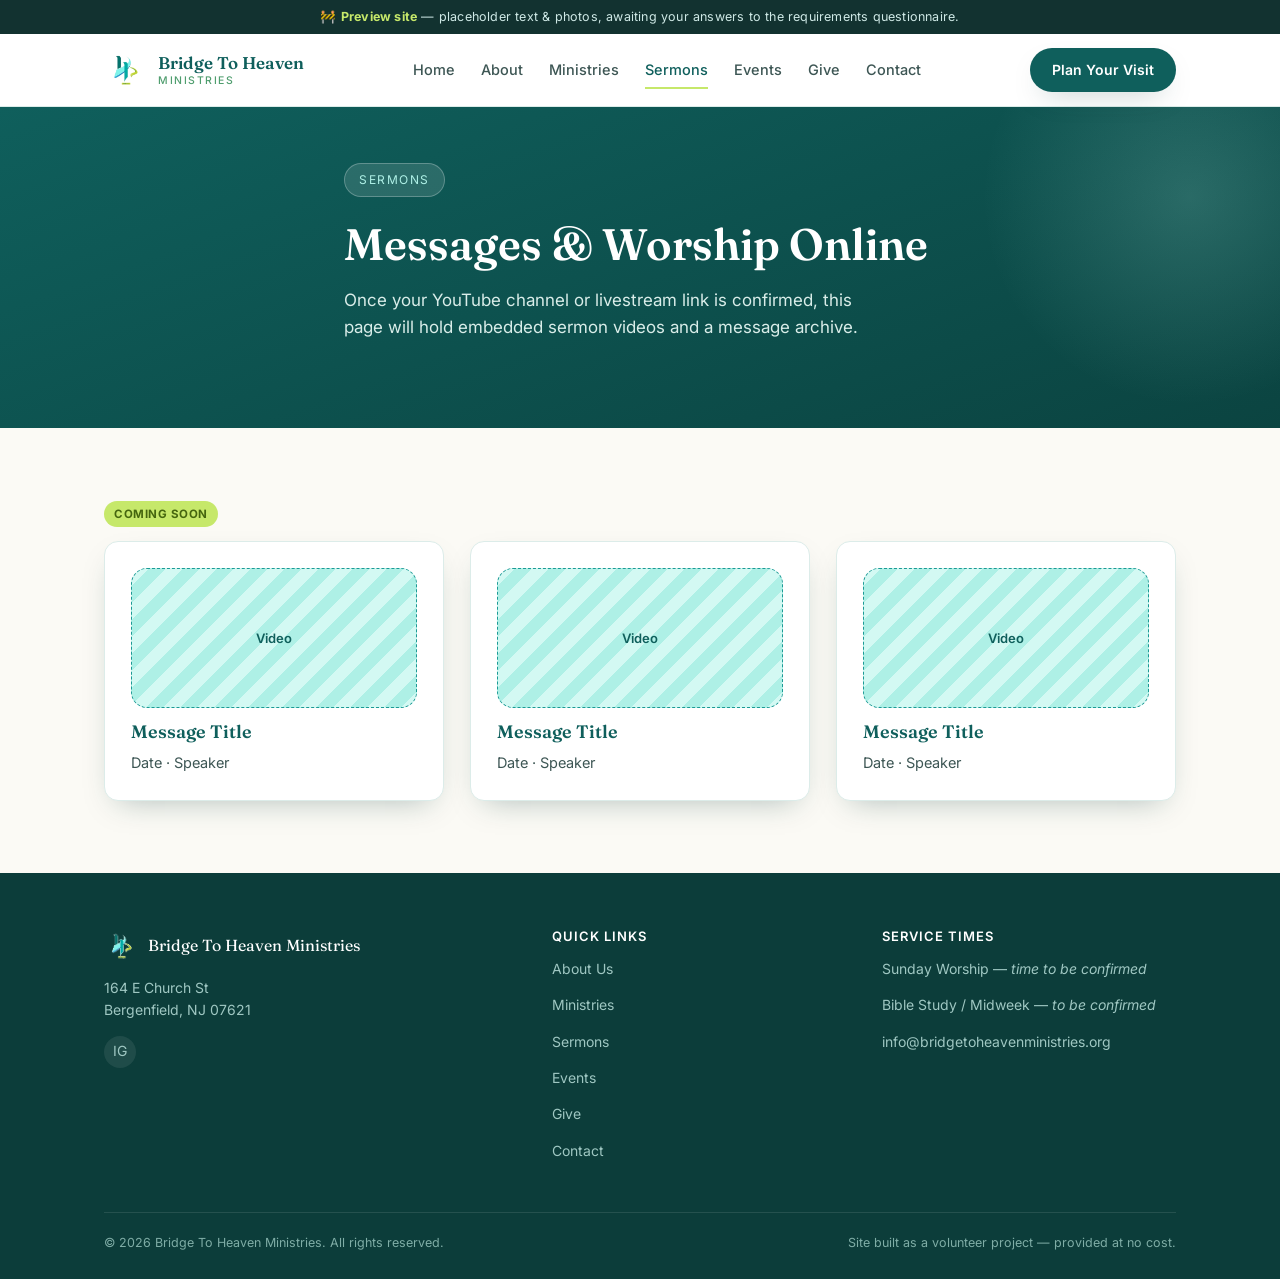
<file: sermons.html>
<!DOCTYPE html>
<html lang="en">
<head>
<meta charset="UTF-8">
<meta name="viewport" content="width=device-width, initial-scale=1.0">
<title>Sermons | Bridge To Heaven Ministries</title>
<meta name="description" content="Watch sermons and worship online from Bridge To Heaven Ministries.">
<link rel="icon" href="assets/logo.png">
<link rel="stylesheet" href="styles.css">
</head>
<body>
<div class="preview-bar">🚧 <strong>Preview site</strong> — placeholder text &amp; photos, awaiting your answers to the requirements questionnaire.</div>
<header class="site-header">
  <div class="header-inner">
    <a class="brand" href="index.html">
      <img src="assets/logo.png" alt="Bridge To Heaven Ministries logo">
      <span class="brand-name">Bridge To Heaven<span>Ministries</span></span>
    </a>
    <nav class="main-nav">
        <a href="index.html">Home</a>
        <a href="about.html">About</a>
        <a href="ministries.html">Ministries</a>
        <a href="sermons.html" class="active">Sermons</a>
        <a href="events.html">Events</a>
        <a href="give.html">Give</a>
        <a href="contact.html">Contact</a>
    </nav>
    <a href="contact.html" class="btn btn-primary desktop-only">Plan Your Visit</a>
    <button class="nav-toggle" aria-label="Open menu" aria-expanded="false" onclick="var m=document.getElementById('mobileNav');var open=m.classList.toggle('open');this.setAttribute('aria-expanded',open);this.innerHTML=open?'&amp;#10005;':'&amp;#9776;';">&#9776;</button>
  </div>
  <div class="mobile-nav" id="mobileNav">
        <a href="index.html">Home</a>
        <a href="about.html">About</a>
        <a href="ministries.html">Ministries</a>
        <a href="sermons.html" class="active">Sermons</a>
        <a href="events.html">Events</a>
        <a href="give.html">Give</a>
        <a href="contact.html">Contact</a>
    <a href="contact.html" class="btn btn-primary" style="text-align:center;margin-top:6px;">Plan Your Visit</a>
  </div>
</header>


<section class="hero" style="padding:56px 0;">
  <div class="container hero-inner">
    <span class="kicker">Sermons</span>
    <h1>Messages &amp; Worship Online</h1>
    <p class="lead">Once your YouTube channel or livestream link is confirmed, this page will hold embedded sermon videos and a message archive.</p>
  </div>
</section>
<section>
  <div class="container">
    <span class="badge-soon">Coming Soon</span>
    <div class="grid-3">
      <div class="card"><div class="placeholder-photo" style="min-height:140px;margin-bottom:14px;">Video</div><h3>Message Title</h3><p>Date &middot; Speaker</p></div>
      <div class="card"><div class="placeholder-photo" style="min-height:140px;margin-bottom:14px;">Video</div><h3>Message Title</h3><p>Date &middot; Speaker</p></div>
      <div class="card"><div class="placeholder-photo" style="min-height:140px;margin-bottom:14px;">Video</div><h3>Message Title</h3><p>Date &middot; Speaker</p></div>
    </div>
  </div>
</section>

<footer class="site-footer">
  <div class="container">
    <div class="footer-grid">
      <div>
        <div class="footer-brand">
          <img src="assets/logo.png" alt="Bridge To Heaven Ministries logo">
          <span>Bridge To Heaven Ministries</span>
        </div>
        <p>164 E Church St<br>Bergenfield, NJ 07621</p>
        <div class="social-row">
          <a href="https://www.instagram.com/bthministry/" target="_blank" rel="noopener" aria-label="Instagram">IG</a>
        </div>
      </div>
      <div>
        <h4>Quick Links</h4>
        <p><a href="about.html">About Us</a></p>
        <p><a href="ministries.html">Ministries</a></p>
        <p><a href="sermons.html">Sermons</a></p>
        <p><a href="events.html">Events</a></p>
        <p><a href="give.html">Give</a></p>
        <p><a href="contact.html">Contact</a></p>
      </div>
      <div>
        <h4>Service Times</h4>
        <p>Sunday Worship — <em>time to be confirmed</em></p>
        <p>Bible Study / Midweek — <em>to be confirmed</em></p>
        <p><a href="mailto:info@bridgetoheavenministries.org">info@bridgetoheavenministries.org</a></p>
      </div>
    </div>
    <div class="footer-bottom">
      <span>&copy; 2026 Bridge To Heaven Ministries. All rights reserved.</span>
      <span>Site built as a volunteer project — provided at no cost.</span>
    </div>
  </div>
</footer>

</body>
</html>
</file>
<file: styles.css>
/* Bridge To Heaven Ministries — site styles */
@import url('https://fonts.googleapis.com/css2?family=Fraunces:opsz,wght@9..144,400;9..144,500;9..144,600&family=Inter:wght@400;500;600;700&display=swap');

:root {
  --teal-deep: #0f5f5c;
  --teal: #17827e;
  --teal-light: #1c9a95;
  --mint: #d3f9f3;
  --mint-strong: #aef0e6;
  --green: #4f9d6e;
  --lime: #c6e86a;
  --lime-text: #45660f;
  --ink: #123230;
  --ink-soft: #3d5654;
  --cream: #fbfaf5;
  --white: #ffffff;
  --line: #dcece9;
  --shadow: 0 12px 30px -14px rgba(15, 61, 58, 0.35);
}

* { box-sizing: border-box; }
html { scroll-behavior: smooth; }
body {
  margin: 0;
  font-family: 'Inter', -apple-system, BlinkMacSystemFont, 'Segoe UI', sans-serif;
  color: var(--ink);
  background: var(--cream);
  line-height: 1.6;
}
h1, h2, h3, h4 {
  font-family: 'Fraunces', Georgia, serif;
  color: var(--teal-deep);
  line-height: 1.15;
  margin: 0 0 0.5em 0;
  font-weight: 600;
}
p { margin: 0 0 1em 0; }
a { color: inherit; text-decoration: none; }
img { max-width: 100%; display: block; }
.container {
  max-width: 1120px;
  margin: 0 auto;
  padding: 0 24px;
}

/* Preview notice */
.preview-bar {
  background: var(--ink);
  color: #cfe9e6;
  font-size: 12.5px;
  text-align: center;
  padding: 7px 16px;
  letter-spacing: 0.2px;
}
.preview-bar strong { color: var(--lime); }

/* Header */
header.site-header {
  background: var(--white);
  border-bottom: 1px solid var(--line);
  position: sticky;
  top: 0;
  z-index: 40;
}
.header-inner {
  display: flex;
  align-items: center;
  justify-content: space-between;
  padding: 14px 24px;
  max-width: 1120px;
  margin: 0 auto;
  gap: 20px;
}
.brand {
  display: flex;
  align-items: center;
  gap: 12px;
}
.brand img { height: 42px; width: 42px; }
.brand-name {
  font-family: 'Fraunces', Georgia, serif;
  font-size: 17px;
  font-weight: 600;
  color: var(--teal-deep);
  line-height: 1.2;
}
.brand-name span {
  display: block;
  font-family: 'Inter', sans-serif;
  font-size: 10.5px;
  font-weight: 500;
  letter-spacing: 1.5px;
  color: var(--green);
  text-transform: uppercase;
  margin-top: 1px;
}
nav.main-nav {
  display: flex;
  align-items: center;
  gap: 26px;
  font-size: 14.5px;
  font-weight: 500;
}
nav.main-nav a {
  color: var(--ink-soft);
  padding: 6px 0;
  border-bottom: 2px solid transparent;
}
nav.main-nav a:hover, nav.main-nav a.active {
  color: var(--teal-deep);
  border-bottom-color: var(--lime);
}
.btn {
  display: inline-block;
  padding: 11px 22px;
  border-radius: 999px;
  font-weight: 600;
  font-size: 14px;
  transition: transform 0.15s ease, box-shadow 0.15s ease;
}
.btn:hover { transform: translateY(-1px); }
.btn-primary {
  background: var(--teal-deep);
  color: var(--white);
  box-shadow: var(--shadow);
}
.btn-primary:hover { background: var(--teal); }
.btn-outline {
  background: transparent;
  color: var(--white);
  border: 1.5px solid rgba(255,255,255,0.7);
}
.btn-outline:hover { background: rgba(255,255,255,0.12); }
.btn-outline-teal {
  background: transparent;
  color: var(--teal-deep);
  border: 1.5px solid var(--teal-deep);
}
.btn-outline-teal:hover { background: var(--mint); }
.btn-lime {
  background: var(--lime);
  color: var(--lime-text);
}
.btn-lime:hover { background: #d7f188; }

/* Mobile nav toggle */
.nav-toggle {
  display: none;
  background: none;
  border: 1.5px solid var(--line);
  border-radius: 8px;
  width: 40px;
  height: 40px;
  font-size: 19px;
  color: var(--teal-deep);
  cursor: pointer;
  line-height: 1;
}
.mobile-nav {
  display: none;
  flex-direction: column;
  gap: 2px;
  padding: 10px 24px 18px 24px;
  border-top: 1px solid var(--line);
}
.mobile-nav a:not(.btn) {
  padding: 12px 4px;
  font-size: 15px;
  font-weight: 500;
  color: var(--ink-soft);
  border-bottom: 1px solid var(--line);
}
.mobile-nav a.active:not(.btn) { color: var(--teal-deep); font-weight: 700; }
.mobile-nav a.btn-primary { color: var(--white); border-bottom: none; }
.mobile-nav.open { display: flex; }

/* Hero */
.hero {
  background: linear-gradient(160deg, var(--teal-deep) 0%, #0b4441 100%);
  color: var(--white);
  padding: 76px 0 90px 0;
  position: relative;
  overflow: hidden;
}
.hero::after {
  content: "";
  position: absolute;
  right: -120px;
  top: -120px;
  width: 420px;
  height: 420px;
  border-radius: 50%;
  background: radial-gradient(circle, rgba(174,240,230,0.18), transparent 70%);
}
.hero-inner {
  max-width: 640px;
  position: relative;
  z-index: 1;
}
.hero .kicker {
  display: inline-block;
  background: rgba(255,255,255,0.12);
  border: 1px solid rgba(255,255,255,0.25);
  color: var(--mint-strong);
  font-size: 12px;
  letter-spacing: 1.5px;
  text-transform: uppercase;
  padding: 6px 14px;
  border-radius: 999px;
  margin-bottom: 22px;
}
.hero h1 {
  color: var(--white);
  font-size: 44px;
  margin-bottom: 18px;
}
.hero p.lead {
  color: #d9ede9;
  font-size: 17px;
  max-width: 520px;
  margin-bottom: 30px;
}
.hero-actions { display: flex; gap: 14px; flex-wrap: wrap; }

/* Info strip */
.info-strip {
  background: var(--white);
  border-bottom: 1px solid var(--line);
}
.info-strip .container {
  display: flex;
  flex-wrap: wrap;
  gap: 28px;
  padding-top: 22px;
  padding-bottom: 22px;
}
.info-item {
  display: flex;
  align-items: flex-start;
  gap: 12px;
  flex: 1 1 220px;
}
.info-icon {
  width: 34px; height: 34px;
  border-radius: 9px;
  background: var(--mint);
  color: var(--teal-deep);
  display: flex; align-items: center; justify-content: center;
  font-size: 16px;
  flex-shrink: 0;
}
.info-item h4 { margin: 0 0 2px 0; font-size: 14px; color: var(--ink); font-family: 'Inter', sans-serif; font-weight: 600; }
.info-item p { margin: 0; font-size: 13.5px; color: var(--ink-soft); }

/* Sections */
section { padding: 72px 0; }
.section-alt { background: var(--mint); }
.eyebrow {
  font-size: 12.5px;
  font-weight: 600;
  letter-spacing: 1.5px;
  text-transform: uppercase;
  color: var(--green);
  margin-bottom: 10px;
}
.section-head { max-width: 640px; margin-bottom: 44px; }
.section-head h2 { font-size: 30px; }
.section-head p { color: var(--ink-soft); font-size: 15.5px; }

.grid-3 {
  display: grid;
  grid-template-columns: repeat(3, 1fr);
  gap: 26px;
}
.grid-2 {
  display: grid;
  grid-template-columns: 1fr 1fr;
  gap: 40px;
  align-items: center;
}
.card {
  background: var(--white);
  border: 1px solid var(--line);
  border-radius: 14px;
  padding: 26px;
  box-shadow: var(--shadow);
}
.card .icon-badge {
  width: 44px; height: 44px;
  border-radius: 12px;
  background: var(--teal-deep);
  color: var(--white);
  display: flex; align-items: center; justify-content: center;
  font-size: 19px;
  margin-bottom: 16px;
}
.card h3 { font-size: 18px; margin-bottom: 8px; }
.card p { font-size: 14.5px; color: var(--ink-soft); margin-bottom: 0; }

.placeholder-photo {
  background: repeating-linear-gradient(135deg, var(--mint), var(--mint) 12px, var(--mint-strong) 12px, var(--mint-strong) 24px);
  border-radius: 16px;
  min-height: 280px;
  display: flex;
  align-items: center;
  justify-content: center;
  color: var(--teal-deep);
  font-size: 13px;
  font-weight: 600;
  text-align: center;
  padding: 20px;
  border: 1px dashed var(--teal-light);
}

/* Verse block */
.verse-block {
  text-align: center;
  max-width: 720px;
  margin: 0 auto;
}
.verse-block p.verse {
  font-family: 'Fraunces', Georgia, serif;
  font-size: 26px;
  color: var(--teal-deep);
  font-style: italic;
  margin-bottom: 12px;
}
.verse-block .ref {
  font-size: 13px;
  font-weight: 600;
  letter-spacing: 1px;
  text-transform: uppercase;
  color: var(--green);
}

/* Give banner */
.banner {
  background: linear-gradient(135deg, var(--teal-deep), var(--teal));
  color: var(--white);
  border-radius: 20px;
  padding: 48px;
  text-align: center;
}
.banner h2 { color: var(--white); }
.banner p { color: #d9ede9; max-width: 520px; margin: 0 auto 26px auto; }

/* Tables / lists used on Give & Contact */
.detail-list { list-style: none; margin: 0; padding: 0; }
.detail-list li {
  display: flex;
  gap: 12px;
  padding: 14px 0;
  border-bottom: 1px solid var(--line);
  font-size: 14.5px;
}
.detail-list li b { color: var(--ink); min-width: 130px; display: inline-block; }

.badge-soon {
  display: inline-block;
  background: var(--lime);
  color: var(--lime-text);
  font-size: 11.5px;
  font-weight: 700;
  letter-spacing: 0.5px;
  text-transform: uppercase;
  padding: 4px 10px;
  border-radius: 999px;
  margin-bottom: 14px;
}

/* Footer */
footer.site-footer {
  background: #0c3d3a;
  color: #bcdbd7;
  padding: 56px 0 26px 0;
  font-size: 14px;
}
.footer-grid {
  display: grid;
  grid-template-columns: 1.4fr 1fr 1fr;
  gap: 36px;
  margin-bottom: 36px;
}
.footer-grid h4 {
  color: var(--white);
  font-family: 'Inter', sans-serif;
  font-size: 13px;
  letter-spacing: 1px;
  text-transform: uppercase;
  margin-bottom: 14px;
}
.footer-grid p, .footer-grid a { color: #9fc7c2; }
.footer-grid a:hover { color: var(--lime); }
.footer-brand { display: flex; align-items: center; gap: 10px; margin-bottom: 14px; }
.footer-brand img { height: 34px; width: 34px; }
.footer-brand span { color: var(--white); font-family: 'Fraunces', serif; font-size: 16px; }
.footer-bottom {
  border-top: 1px solid rgba(255,255,255,0.1);
  padding-top: 20px;
  font-size: 12.5px;
  color: #7fada6;
  display: flex;
  justify-content: space-between;
  flex-wrap: wrap;
  gap: 10px;
}
.social-row { display: flex; gap: 10px; margin-top: 6px; }
.social-row a {
  width: 32px; height: 32px;
  border-radius: 50%;
  background: rgba(255,255,255,0.08);
  display: flex; align-items: center; justify-content: center;
  font-size: 14px;
}
.social-row a:hover { background: var(--lime); color: var(--lime-text); }

/* Responsive */
@media (max-width: 860px) {
  nav.main-nav { display: none; }
  .desktop-only { display: none; }
  .nav-toggle { display: block; }
  .grid-3 { grid-template-columns: 1fr; }
  .grid-2 { grid-template-columns: 1fr; }
  .footer-grid { grid-template-columns: 1fr; }
  .hero h1 { font-size: 32px; }
  .hero { padding: 50px 0 60px 0; }
  section { padding: 52px 0; }
  .banner { padding: 32px 20px; }
}
</file>
